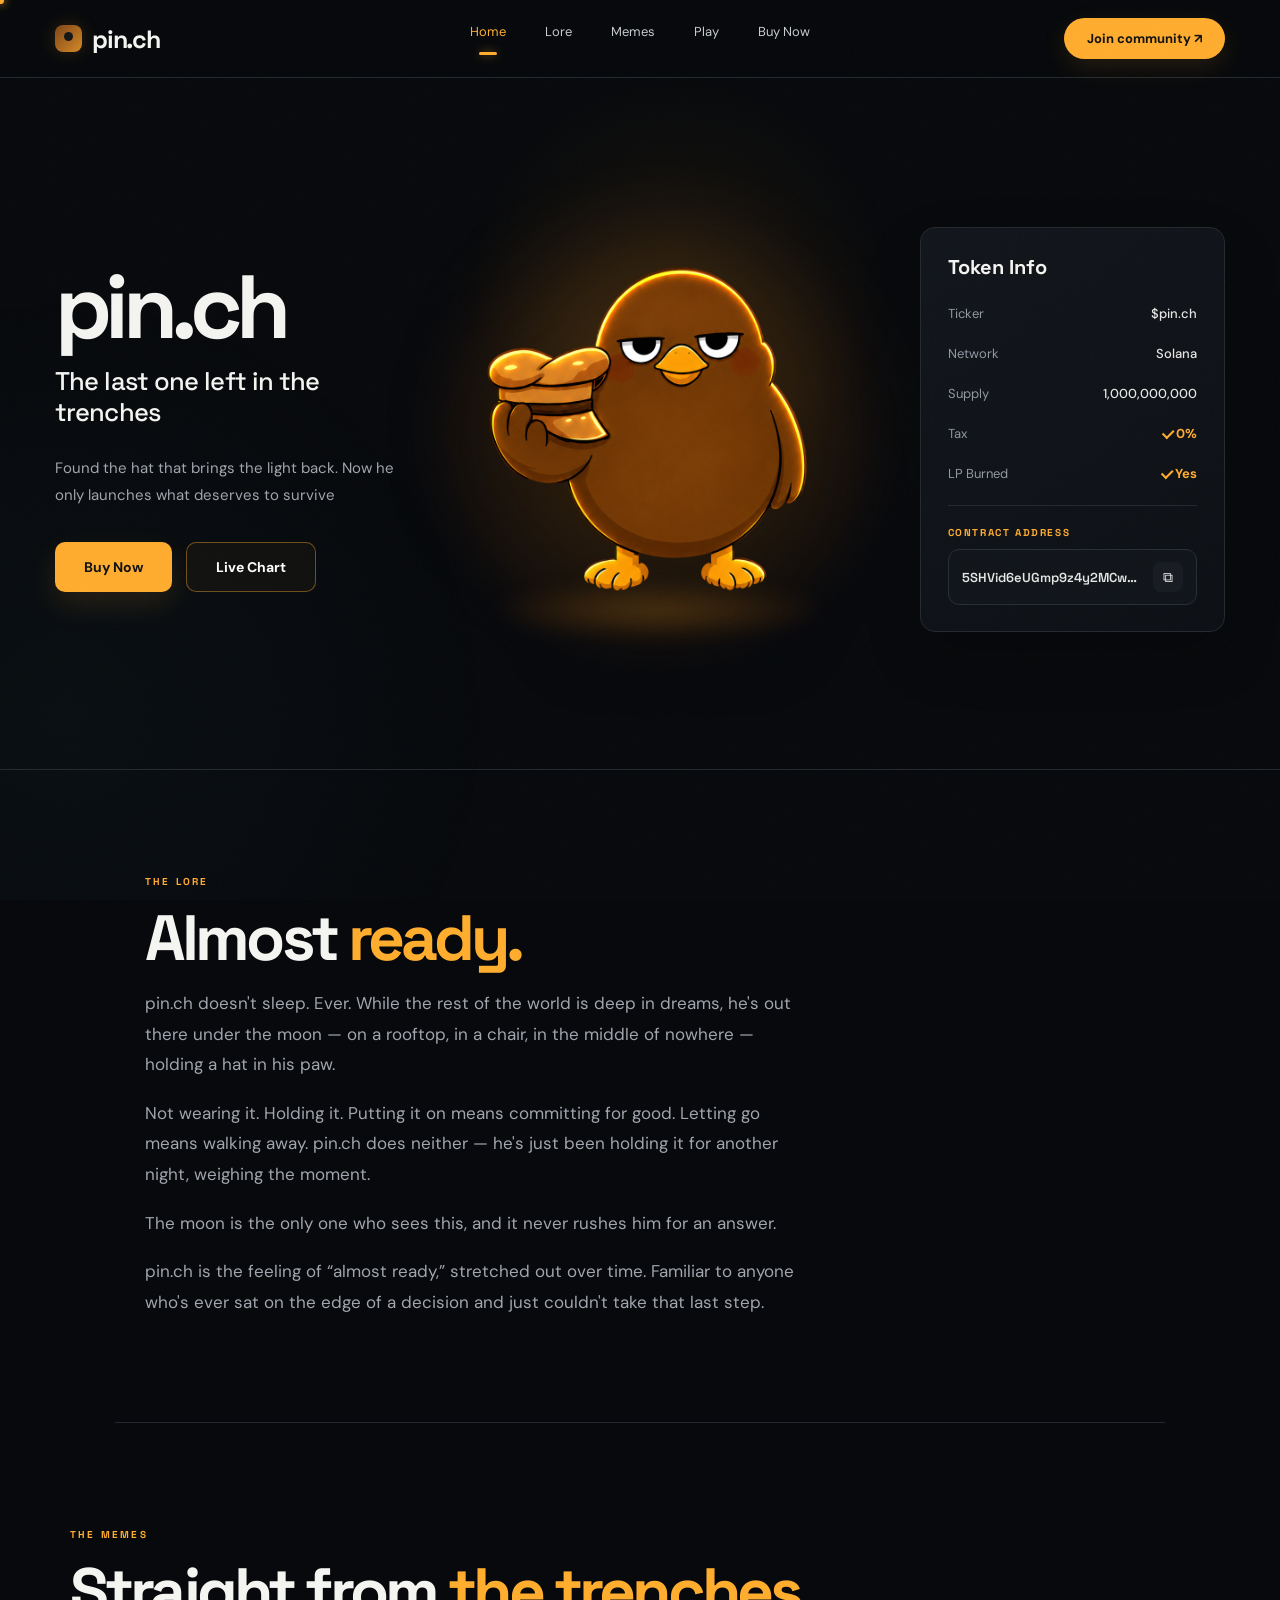
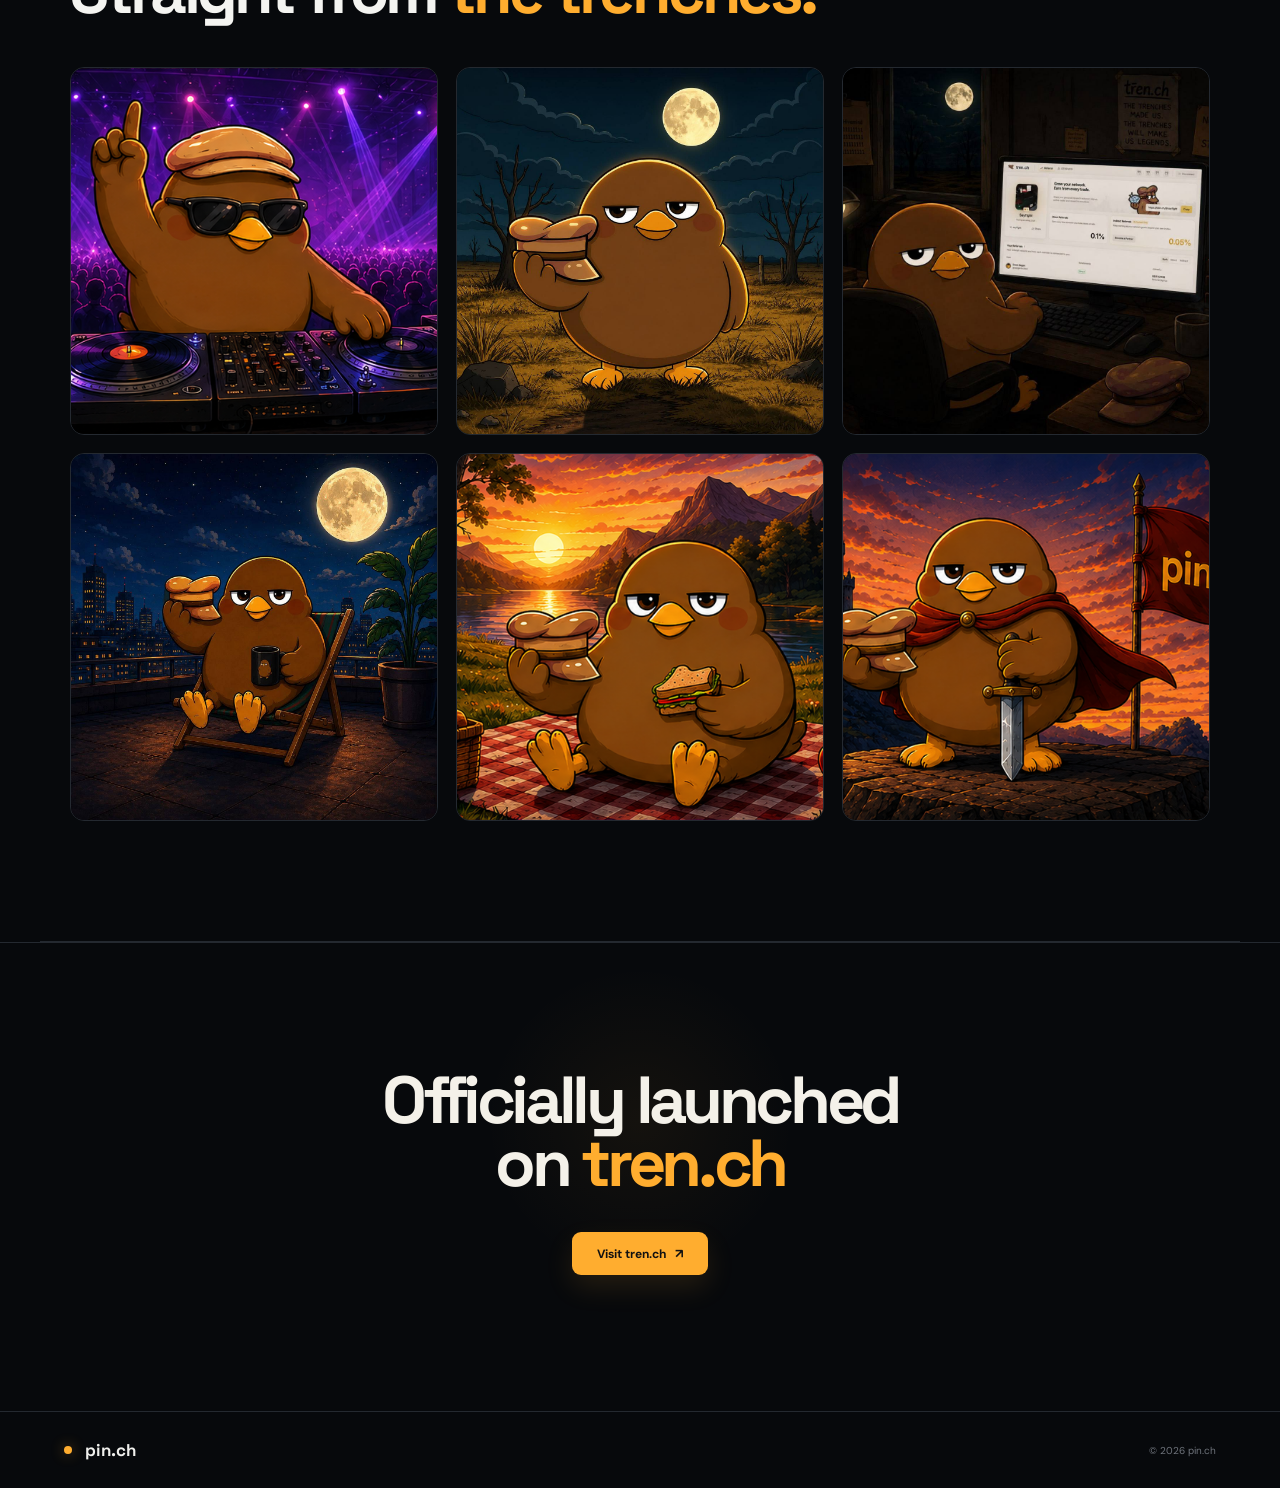
<file: pin_ch_final_site/index.html>
<!doctype html>
<html lang="en">
<head>
  <meta charset="utf-8">
  <meta name="viewport" content="width=device-width, initial-scale=1">
  <title>pin.ch — The last one left in the trenches</title>
  <meta name="description" content="pin.ch — The last one left in the trenches.">
  <link rel="icon" type="image/svg+xml" href="data:image/svg+xml,%3Csvg xmlns='http://www.w3.org/2000/svg' viewBox='0 0 64 64'%3E%3Cdefs%3E%3ClinearGradient id='g' x1='0' y1='0' x2='1' y2='1'%3E%3Cstop offset='0' stop-color='%237e4517'/%3E%3Cstop offset='1' stop-color='%23d68a27'/%3E%3C/linearGradient%3E%3C/defs%3E%3Crect width='64' height='64' rx='18' fill='url(%23g)'/%3E%3Ccircle cx='32' cy='27' r='10' fill='%23161616'/%3E%3C/svg%3E">
  <link rel="preconnect" href="https://fonts.googleapis.com">
  <link rel="preconnect" href="https://fonts.gstatic.com" crossorigin>
  <link href="https://fonts.googleapis.com/css2?family=DM+Sans:wght@400;500;700&family=Space+Grotesk:wght@500;600;700&display=swap" rel="stylesheet">
  <link rel="stylesheet" href="style.css">
</head>
<body>
  <div class="grain"></div>
  <div class="cursor-dot" id="cursorDot"></div>
  <div class="cursor-ring" id="cursorRing"></div>

  <header class="nav">
    <a class="logo" href="#top"><span class="logo-dot"></span>pin.ch</a>
    <nav>
      <a class="active" href="#top">Home</a>
      <a href="#lore">Lore</a>
      <a href="#memes">Memes</a>
      <a href="game.html">Play</a>
      <a href="https://tren.ch/token/5SHVid6eUGmp9z4y2MCwwLK6WJXQYmRe79XEAYkfcoin">Buy Now</a>
    </nav>
    <a class="nav-cta" href="https://x.com/i/communities/2031726647930483009">Join community <span>↗</span></a>
  </header>

  <main id="top">
    <section class="hero">
      <div class="hero-copy">
        <h1>pin.ch</h1>
        <h2>The last one left in the trenches</h2>
        <p class="hero-text">
          Found the hat that brings the light back. Now he only launches what deserves to survive
        </p>

        <div class="hero-actions" id="buy">
          <a class="btn btn-gold" href="https://tren.ch/token/5SHVid6eUGmp9z4y2MCwwLK6WJXQYmRe79XEAYkfcoin">Buy Now</a>
          <a class="btn btn-ghost" href="https://gmgn.ai/sol/token/5SHVid6eUGmp9z4y2MCwwLK6WJXQYmRe79XEAYkfcoin">Live Chart</a>
        </div>
      </div>

      <div class="hero-visual">
        <div class="hero-glow"></div>
        <div class="hero-image-wrap">
          <img src="assets/moon_lounge.png" alt="pin.ch bird mascot">
        </div>
      </div>

      <aside class="token-card">
        <h3>Token Info</h3>
        <div class="token-row"><span>Ticker</span><strong>$pin.ch</strong></div>
        <div class="token-row"><span>Network</span><strong>Solana</strong></div>
        <div class="token-row"><span>Supply</span><strong>1,000,000,000</strong></div>
        <div class="token-row"><span>Tax</span><strong class="trust">0%</strong></div>
        <div class="token-row"><span>LP Burned</span><strong class="trust">Yes</strong></div>

        <div class="contract-block">
          <span class="contract-label">Contract address</span>
          <div class="contract-pill">
            <span class="pending-dot" id="pendingDot"></span>
            <code id="ca">5SHVid6eUGmp9z4y2MCwwLK6WJXQYmRe79XEAYkfcoin</code>
            <button onclick="copyCA()" id="copyBtn" aria-label="Copy contract address">⧉</button>
          </div>
        </div>
      </aside>
    </section>

    <section class="lore-section reveal" id="lore">
      <div class="section-label">THE LORE</div>
      <h2>Almost <span>ready.</span></h2>
      <p>pin.ch doesn't sleep. Ever. While the rest of the world is deep in dreams, he's out there under the moon &mdash; on a rooftop, in a chair, in the middle of nowhere &mdash; holding a hat in his paw.</p>
      <p>Not wearing it. Holding it. Putting it on means committing for good. Letting go means walking away. pin.ch does neither &mdash; he's just been holding it for another night, weighing the moment.</p>
      <p>The moon is the only one who sees this, and it never rushes him for an answer.</p>
      <p>pin.ch is the feeling of &ldquo;almost ready,&rdquo; stretched out over time. Familiar to anyone who's ever sat on the edge of a decision and just couldn't take that last step.</p>
    </section>

    <section class="memes-section" id="memes">
      <div class="section-label reveal">THE MEMES</div>
      <h2 class="reveal">Straight from <span>the trenches.</span></h2>
      <div class="meme-grid">
        <a class="meme-item reveal" style="--i:0" href="assets/memes/meme-1.png" target="_blank" rel="noopener">
          <img src="assets/memes/meme-1.png" alt="pin.ch lounging on a rooftop deck chair under the moon" loading="lazy">
        </a>
        <a class="meme-item reveal" style="--i:1" href="assets/memes/meme-2.jpg" target="_blank" rel="noopener">
          <img src="assets/memes/meme-2.jpg" alt="pin.ch checking tren.ch referral stats at his desk" loading="lazy">
        </a>
        <a class="meme-item reveal" style="--i:2" href="assets/memes/meme-3.jpg" target="_blank" rel="noopener">
          <img src="assets/memes/meme-3.jpg" alt="pin.ch holding out his hat under the moon" loading="lazy">
        </a>
        <a class="meme-item reveal" style="--i:3" href="assets/memes/meme-4.jpg" target="_blank" rel="noopener">
          <img src="assets/memes/meme-4.jpg" alt="pin.ch having a picnic by the lake at sunset" loading="lazy">
        </a>
        <a class="meme-item reveal" style="--i:4" href="assets/memes/meme-5.png" target="_blank" rel="noopener">
          <img src="assets/memes/meme-5.png" alt="pin.ch DJing for a crowd" loading="lazy">
        </a>
        <a class="meme-item reveal" style="--i:5" href="assets/memes/meme-6.png" target="_blank" rel="noopener">
          <img src="assets/memes/meme-6.png" alt="pin.ch planting the pin.ch flag on a hilltop by a castle" loading="lazy">
        </a>
      </div>
    </section>

    <section class="launch-section" id="chart">
      <div class="launch-inner reveal">
        <h2>Officially launched<br>on <span>tren.ch</span></h2>
        <a class="launch-btn" href="https://tren.ch/">Visit tren.ch <span>↗</span></a>
      </div>
    </section>
  </main>

  <footer class="site-footer">
    <a class="footer-brand" href="#top"><span></span>pin.ch</a>
    <div class="footer-copy">© 2026 pin.ch</div>
  </footer>

  <div class="toast" id="toast">Contract copied</div>

  <script>
    function copyCA(){
      const value = document.getElementById('ca').textContent.trim();
      navigator.clipboard?.writeText(value);
      const toast = document.getElementById('toast');
      toast.classList.add('show');
      setTimeout(() => toast.classList.remove('show'), 1400);

      const btn = document.getElementById('copyBtn');
      if (btn) {
        const original = btn.textContent;
        btn.textContent = '✓';
        btn.classList.add('copied');
        setTimeout(() => {
          btn.textContent = original;
          btn.classList.remove('copied');
        }, 1200);
      }
    }

    const pendingDot = document.getElementById('pendingDot');
    if (pendingDot && document.getElementById('ca').textContent.trim().toLowerCase() !== 'soon...') {
      pendingDot.remove();
    }

    if (window.matchMedia('(hover:hover) and (pointer:fine)').matches) {
      const dot = document.getElementById('cursorDot');
      const ring = document.getElementById('cursorRing');
      let mouseX = -100, mouseY = -100, ringX = -100, ringY = -100;

      window.addEventListener('mousemove', e => {
        mouseX = e.clientX;
        mouseY = e.clientY;
        dot.style.transform = `translate(${mouseX}px, ${mouseY}px)`;
      });

      (function loop(){
        ringX += (mouseX - ringX) * 0.18;
        ringY += (mouseY - ringY) * 0.18;
        ring.style.transform = `translate(${ringX}px, ${ringY}px)`;
        requestAnimationFrame(loop);
      })();

      document.addEventListener('mouseover', e => {
        if (e.target.closest('a, button')) ring.classList.add('hover');
      });
      document.addEventListener('mouseout', e => {
        if (e.target.closest('a, button')) ring.classList.remove('hover');
      });
      document.documentElement.addEventListener('mouseleave', () => {
        dot.style.opacity = 0;
        ring.style.opacity = 0;
      });
      document.documentElement.addEventListener('mouseenter', () => {
        dot.style.opacity = 1;
        ring.style.opacity = 1;
      });
    }

    const revealEls = document.querySelectorAll('.reveal');
    if ('IntersectionObserver' in window) {
      const revealIO = new IntersectionObserver(entries => {
        entries.forEach(entry => {
          if (entry.isIntersecting) {
            entry.target.classList.add('in-view');
            revealIO.unobserve(entry.target);
          }
        });
      }, { threshold: 0.15, rootMargin: '0px 0px -60px 0px' });
      revealEls.forEach(el => revealIO.observe(el));
    } else {
      revealEls.forEach(el => el.classList.add('in-view'));
    }

    const navSections = [
      { link: document.querySelector('.nav nav a[href="#top"]'), el: document.querySelector('.hero') },
      { link: document.querySelector('.nav nav a[href="#lore"]'), el: document.getElementById('lore') },
      { link: document.querySelector('.nav nav a[href="#memes"]'), el: document.getElementById('memes') }
    ];
    if ('IntersectionObserver' in window) {
      const spyIO = new IntersectionObserver(entries => {
        entries.forEach(entry => {
          if (!entry.isIntersecting) return;
          const match = navSections.find(s => s.el === entry.target);
          if (!match) return;
          navSections.forEach(s => s.link && s.link.classList.remove('active'));
          match.link && match.link.classList.add('active');
        });
      }, { rootMargin: '-45% 0px -50% 0px', threshold: 0 });
      navSections.forEach(s => s.el && spyIO.observe(s.el));
    }
  </script>
</body>
</html>
</file>
<file: pin_ch_final_site/style.css>
*{box-sizing:border-box}
:root{--bg:#07090c;--panel:#0e1217;--text:#f4f4f1;--muted:#a1a5ad;--line:#242930;--gold:#ffad2f;--gold2:#ffc55c}
html{scroll-behavior:smooth}
body{margin:0;background:var(--bg);color:var(--text);font-family:"DM Sans",sans-serif;overflow-x:hidden}
body:before{content:"";position:fixed;inset:0;pointer-events:none;background:radial-gradient(circle at 53% 32%,rgba(255,173,47,.08),transparent 24%),radial-gradient(circle at 5% 80%,rgba(36,66,78,.1),transparent 30%);z-index:-2}
.grain{position:fixed;inset:0;pointer-events:none;opacity:.025;z-index:20;background-image:url("data:image/svg+xml,%3Csvg xmlns='http://www.w3.org/2000/svg' width='180' height='180'%3E%3Cfilter id='n'%3E%3CfeTurbulence type='fractalNoise' baseFrequency='.85' numOctaves='4' stitchTiles='stitch'/%3E%3C/filter%3E%3Crect width='100%25' height='100%25' filter='url(%23n)'/%3E%3C/svg%3E")}
@media(hover:hover) and (pointer:fine){
  body,a,button{cursor:none}
  .cursor-dot,.cursor-ring{position:fixed;top:0;left:0;pointer-events:none;z-index:9999;border-radius:50%;transition:opacity .2s}
  .cursor-dot{width:7px;height:7px;margin:-3.5px 0 0 -3.5px;background:var(--gold);box-shadow:0 0 10px rgba(255,173,47,.9)}
  .cursor-ring{width:34px;height:34px;margin:-17px 0 0 -17px;border:1.5px solid rgba(255,173,47,.5);transition:width .25s,height .25s,margin .25s,border-color .25s,background .25s,opacity .2s}
  .cursor-ring.hover{width:54px;height:54px;margin:-27px 0 0 -27px;border-color:var(--gold);background:rgba(255,173,47,.08)}
}
.reveal{opacity:0;transform:translateY(28px);transition:opacity .7s cubic-bezier(.16,.8,.3,1),transform .7s cubic-bezier(.16,.8,.3,1)}
.reveal.in-view{opacity:1;transform:translateY(0)}
.meme-item.reveal{transition-delay:calc(var(--i,0) * .07s)}
@media(prefers-reduced-motion:reduce){.reveal{transform:none;transition:opacity .4s ease}}
a{color:inherit}
.nav{height:78px;padding:0 4.3vw;border-bottom:1px solid var(--line);display:flex;align-items:center;justify-content:space-between;position:sticky;top:0;z-index:15;background:rgba(7,9,12,.82);backdrop-filter:blur(18px)}
.logo{font:700 25px "Space Grotesk";text-decoration:none;letter-spacing:-.05em;display:flex;align-items:center}.logo-dot{width:27px;height:27px;border-radius:8px;background:linear-gradient(135deg,#7e4517,#d68a27);display:inline-block;margin-right:10px;box-shadow:0 0 18px rgba(255,173,47,.18);position:relative}.logo-dot:after{content:"";position:absolute;width:9px;height:9px;border-radius:50%;background:#161616;left:9px;top:7px}
.nav nav{display:flex;gap:39px;position:absolute;left:50%;transform:translateX(-50%)}.nav nav a{text-decoration:none;color:#c8cbd0;font-size:13px;transition:.25s}.nav nav a:hover,.nav nav a.active{color:var(--gold)}.nav nav a.active:after{content:"";display:block;width:18px;height:3px;border-radius:5px;background:var(--gold);margin:12px auto 0;box-shadow:0 0 10px rgba(255,173,47,.5)}
.nav-cta{background:var(--gold);color:#111;text-decoration:none;padding:12px 23px;border-radius:999px;font-weight:700;font-size:13px;transition:.25s;box-shadow:0 8px 24px rgba(255,173,47,.12)}.nav-cta:hover{transform:translateY(-2px);box-shadow:0 12px 30px rgba(255,173,47,.2)}
.hero{min-height:692px;display:grid;grid-template-columns:minmax(280px,.95fr) minmax(380px,1.3fr) minmax(280px,.85fr);align-items:center;gap:28px;padding:48px 4.3vw 36px;border-bottom:1px solid var(--line);position:relative;max-width:1500px;margin:0 auto}
.hero-copy{align-self:center;position:relative;z-index:3}.hero h1{font:700 clamp(62px,7vw,96px)/.9 "Space Grotesk";letter-spacing:-.075em;margin:0 0 18px}.hero h2{font:500 clamp(20px,2vw,28px)/1.2 "Space Grotesk";margin:0 0 28px;letter-spacing:-.035em}.hero-text{font-size:15px;line-height:1.75;color:var(--muted);margin:0}.hero-actions{display:flex;gap:14px;margin-top:34px}.btn{display:inline-flex;align-items:center;justify-content:center;text-decoration:none;padding:15px 29px;border-radius:10px;font-size:14px;font-weight:700;transition:.25s}.btn-gold{background:var(--gold);color:#111;box-shadow:0 12px 30px rgba(255,173,47,.12)}.btn-ghost{border:1px solid rgba(255,173,47,.4);color:#fff;background:rgba(255,173,47,.04)}.btn-ghost:hover{border-color:var(--gold)}.btn:hover{transform:translateY(-2px)}
.hero-visual{height:590px;position:relative;display:flex;align-items:center;justify-content:center;z-index:2;isolation:isolate;overflow:visible}.hero-glow{position:absolute;width:460px;height:460px;border-radius:50%;background:radial-gradient(circle,rgba(255,171,45,.34) 0%,rgba(255,151,30,.18) 34%,rgba(255,126,20,.07) 58%,transparent 74%);filter:blur(30px);top:62px;left:50%;transform:translateX(-50%);z-index:0}.hero-image-wrap{width:100%;height:570px;display:flex;align-items:center;justify-content:center;overflow:visible;position:relative;z-index:1}.hero-image-wrap:after{content:"";position:absolute;width:330px;height:54px;left:50%;bottom:78px;transform:translateX(-50%);background:radial-gradient(ellipse,rgba(255,165,35,.28) 0%,rgba(255,145,25,.12) 42%,transparent 74%);filter:blur(10px);pointer-events:none;z-index:0}.hero-image-wrap img{width:560px;height:560px;object-fit:contain;object-position:center;filter:saturate(.95) contrast(1.04) drop-shadow(0 30px 50px rgba(0,0,0,.35));position:relative;z-index:1}
.token-card{background:linear-gradient(145deg,rgba(19,23,29,.95),rgba(13,16,21,.95));border:1px solid #242a31;border-radius:15px;padding:26px 27px;box-shadow:0 25px 55px rgba(0,0,0,.2);align-self:center}.token-card h3{font:700 20px "Space Grotesk";margin:0 0 25px}.token-row{display:flex;justify-content:space-between;align-items:center;gap:18px;margin:0 0 23px;color:#9298a2;font-size:13px}.token-row strong{color:#e7e7e5;font-weight:500;text-align:right}.token-row strong.trust{color:var(--gold);font-weight:700;display:inline-flex;align-items:center;gap:5px}.token-row strong.trust:before{content:"";width:5px;height:9px;border-right:2px solid var(--gold);border-bottom:2px solid var(--gold);transform:rotate(45deg) translateY(-1px)}
.contract-block{margin-top:6px;padding-top:20px;border-top:1px solid var(--line)}
.contract-label{display:block;color:var(--gold);font:700 10px "Space Grotesk";letter-spacing:.16em;text-transform:uppercase;margin-bottom:10px}
.contract-pill{display:flex;align-items:center;gap:11px;border:1px solid #282e36;background:#11151a;border-radius:11px;padding:12px 13px;transition:.2s}
.contract-pill:hover{border-color:#4a3416}
.pending-dot{width:6px;height:6px;border-radius:50%;background:var(--gold);box-shadow:0 0 8px rgba(255,173,47,.7);flex-shrink:0;animation:pinch-pulse 1.8s ease-in-out infinite}
.contract-pill code{flex:1;font:600 13px "Space Grotesk";color:#e7e7e5;overflow:hidden;text-overflow:ellipsis;white-space:nowrap}
.contract-pill button{border:0;background:#181c22;color:#eee;width:30px;height:30px;border-radius:8px;display:flex;align-items:center;justify-content:center;font-size:14px;cursor:pointer;flex-shrink:0;transition:.2s}
.contract-pill button:hover{background:var(--gold);color:#111}
.contract-pill button.copied{background:var(--gold);color:#111}
@keyframes pinch-pulse{0%,100%{opacity:.4;transform:scale(.8)}50%{opacity:1;transform:scale(1.15)}}
@media(prefers-reduced-motion:reduce){.pending-dot{animation:none}}
.lore-section,.chart-section{max-width:1050px;margin:0 auto;padding:105px 30px;border-bottom:1px solid var(--line)}.section-label{color:var(--gold);font:700 10px "Space Grotesk";letter-spacing:.22em}.lore-section h2,.chart-section h2{font:700 clamp(42px,5vw,68px)/1 "Space Grotesk";letter-spacing:-.06em;margin:18px 0}.lore-section h2 span{color:var(--gold)}.lore-section p{max-width:650px;color:var(--muted);font-size:17px;line-height:1.8;margin:0 0 18px}.lore-section p:last-child{margin-bottom:0}.chart-section{min-height:380px}.chart-section .btn{margin-top:10px}
.memes-section{max-width:1200px;margin:0 auto;padding:105px 30px 120px;border-bottom:1px solid var(--line)}.memes-section h2{font:700 clamp(42px,5vw,68px)/1 "Space Grotesk";letter-spacing:-.06em;margin:18px 0 0}.memes-section h2 span{color:var(--gold)}
.meme-grid{display:grid;grid-template-columns:repeat(3,1fr);gap:18px;margin-top:44px}
.meme-item{display:block;aspect-ratio:1/1;border-radius:14px;overflow:hidden;border:1px solid var(--line);position:relative}
.meme-item img{width:100%;height:100%;object-fit:cover;display:block;transition:.35s;filter:saturate(.97)}
.meme-item:hover{border-color:#5a3d17;box-shadow:0 18px 40px rgba(255,173,47,.15)}
.meme-item:hover img{transform:scale(1.06);filter:saturate(1.05)}
footer{max-width:1500px;margin:0 auto;padding:32px 4.3vw 42px;display:grid;grid-template-columns:1fr auto 1fr;align-items:end;color:var(--muted);font-size:13px;line-height:1.7}.footer-left{color:#a4a8ae}.socials{display:flex;gap:16px}.socials a{width:48px;height:48px;border:1px solid #20252c;background:#0c1015;border-radius:50%;display:flex;align-items:center;justify-content:center;text-decoration:none;font-size:20px;color:#f4f4f1;transition:.2s}.socials a:hover{border-color:#444b55;transform:translateY(-2px)}.footer-right{display:flex;flex-direction:column;text-align:right;gap:4px}.footer-right strong{font:700 16px "Space Grotesk";color:#e5e5e3}.toast{position:fixed;left:50%;bottom:30px;transform:translate(-50%,20px);background:#161b21;border:1px solid #343b44;padding:10px 15px;border-radius:8px;opacity:0;pointer-events:none;transition:.25s;z-index:30}.toast.show{opacity:1;transform:translate(-50%,0)}
@media(max-width:1050px){.hero{grid-template-columns:1fr 1fr;padding-top:50px}.hero-visual{grid-column:2;grid-row:1/3}.token-card{grid-column:1;grid-row:2;max-width:500px}.hero-copy{grid-column:1;grid-row:1}.nav nav{gap:20px}}
@media(max-width:760px){.nav{height:68px;padding:0 20px}.nav nav{display:none}.nav-cta{padding:10px 15px;font-size:12px}.logo{font-size:22px}.hero{display:flex;flex-direction:column;min-height:auto;padding:65px 20px 40px;gap:28px}.hero-copy{width:100%;text-align:left}.hero h1{font-size:64px}.hero h2{font-size:22px}.hero-text{font-size:14px}.hero-visual{width:100%;height:440px;order:2}.hero-image-wrap{height:420px}.hero-image-wrap img{width:420px;height:420px}.token-card{width:100%;order:3}.hero-actions{flex-wrap:wrap}.btn{padding:14px 22px}.lore-section,.chart-section{padding:80px 22px}.lore-section h2,.chart-section h2{font-size:43px}.memes-section{padding:80px 22px 90px}.memes-section h2{font-size:43px}.meme-grid{grid-template-columns:repeat(2,1fr);gap:12px;margin-top:32px}footer{grid-template-columns:1fr;gap:28px;padding:28px 22px 36px}.footer-right{text-align:left}.socials{order:2}}

/* --- Bottom launch panel / footer --- */
.launch-section{
  min-height:470px;
  width:100%;
  border-top:1px solid var(--line);
  border-bottom:1px solid var(--line);
  display:flex;
  align-items:center;
  justify-content:center;
  position:relative;
  overflow:hidden;
  background:
    radial-gradient(circle at 50% 38%,rgba(255,173,47,.055),transparent 22%),
    var(--bg);
}
.launch-inner{
  width:100%;
  max-width:1000px;
  text-align:center;
  display:flex;
  flex-direction:column;
  align-items:center;
  justify-content:center;
  padding:72px 30px 82px;
}
.launch-inner h2{
  margin:0;
  font:700 clamp(54px,5.2vw,88px)/.94 "Space Grotesk";
  letter-spacing:-.065em;
  color:#f4f1e9;
}
.launch-inner h2 span{color:var(--gold)}
.launch-btn{
  margin-top:38px;
  display:inline-flex;
  align-items:center;
  justify-content:center;
  gap:9px;
  min-width:136px;
  padding:13px 19px;
  border-radius:9px;
  background:var(--gold);
  color:#111;
  text-decoration:none;
  font:700 12px "DM Sans";
  box-shadow:0 12px 28px rgba(255,173,47,.12);
  transition:.25s;
}
.launch-btn span{font-size:13px}
.launch-btn:hover{
  transform:translateY(-2px);
  box-shadow:0 16px 34px rgba(255,173,47,.2);
}
.site-footer{
  width:100%;
  min-height:76px;
  padding:0 5vw;
  display:flex;
  align-items:center;
  justify-content:space-between;
  color:#f0f0ed;
  border-bottom:0;
  font-size:12px;
}
.footer-brand{
  display:inline-flex;
  align-items:center;
  gap:13px;
  color:#f0f0ed;
  text-decoration:none;
  font:700 17px "Space Grotesk";
}
.footer-brand span{
  width:8px;
  height:8px;
  border-radius:50%;
  background:var(--gold);
  box-shadow:0 0 14px rgba(255,173,47,.45);
}
.footer-copy{
  color:#6f747c;
  font-size:10px;
}
@media(max-width:760px){
  .launch-section{min-height:390px}
  .launch-inner{padding:60px 20px 68px}
  .launch-inner h2{font-size:48px}
  .launch-btn{margin-top:30px}
  .site-footer{min-height:68px;padding:0 22px}
  .footer-brand{font-size:16px}
}
</file>
